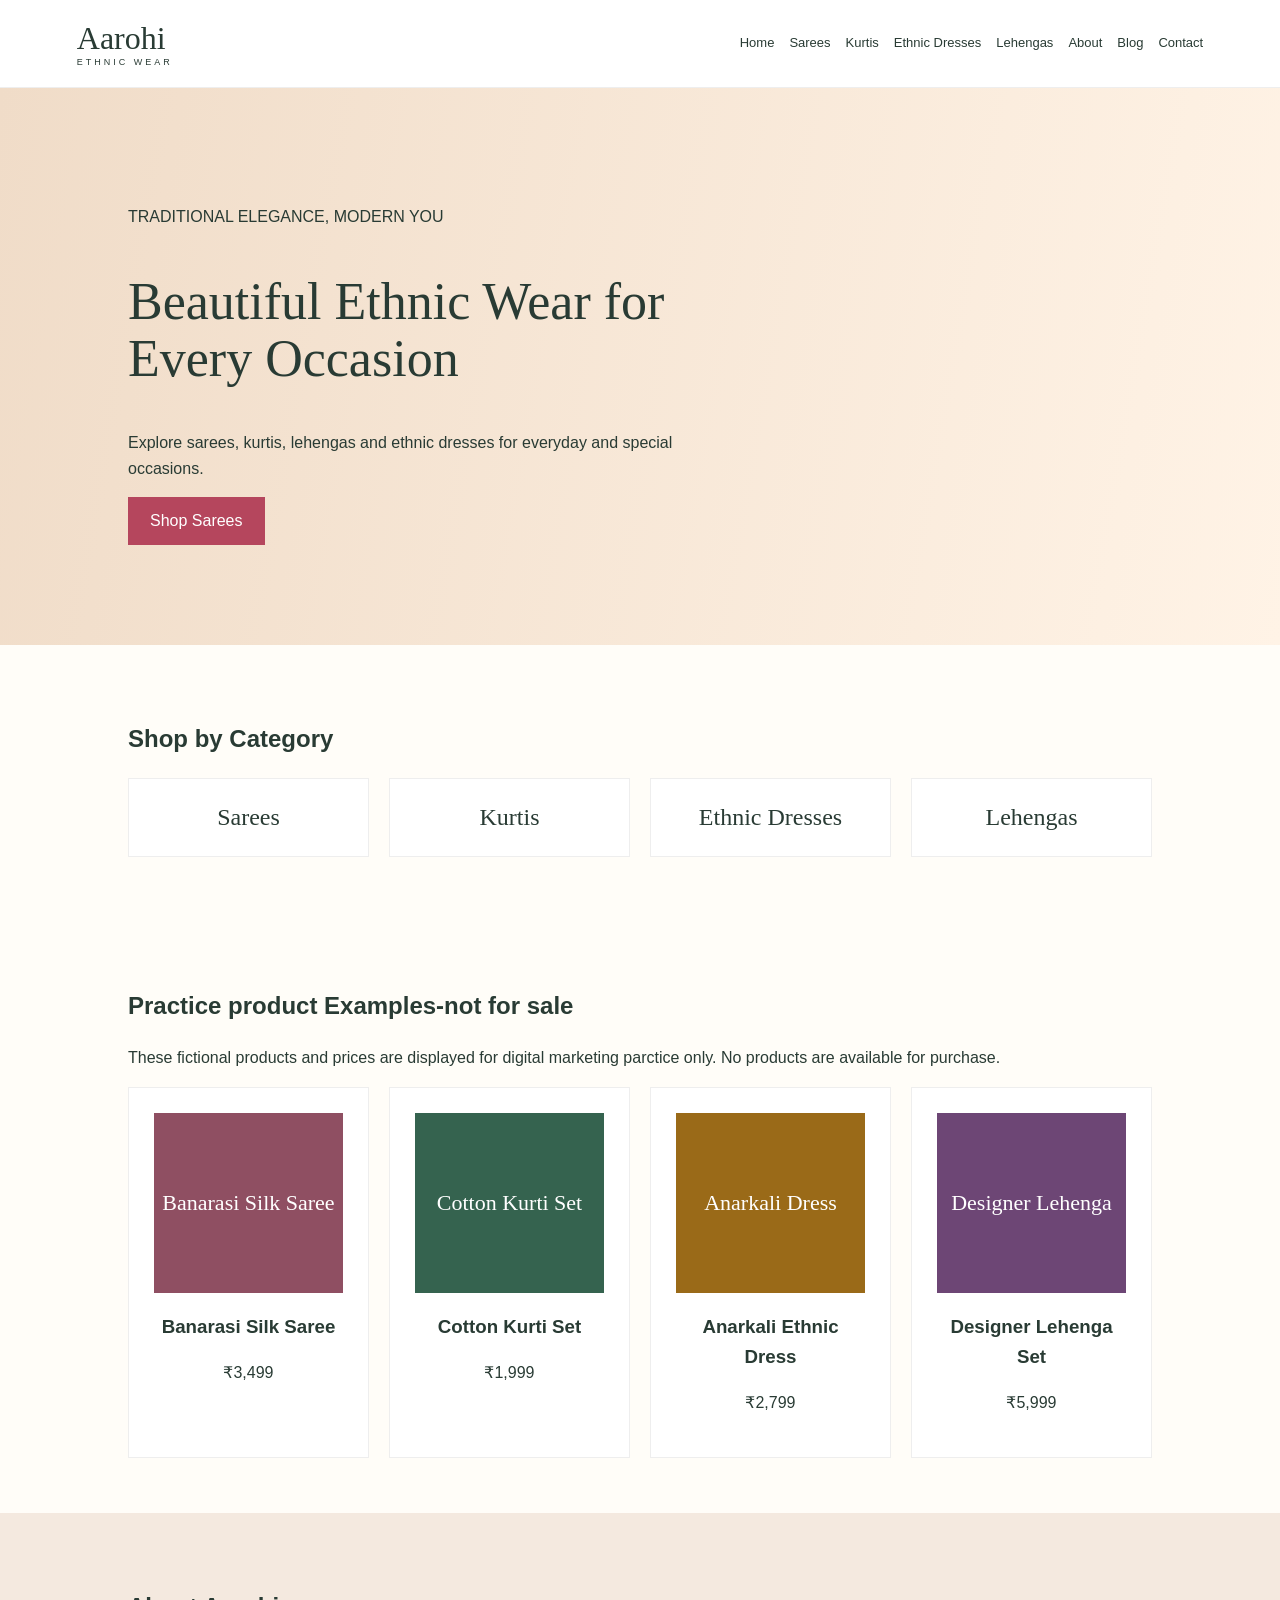
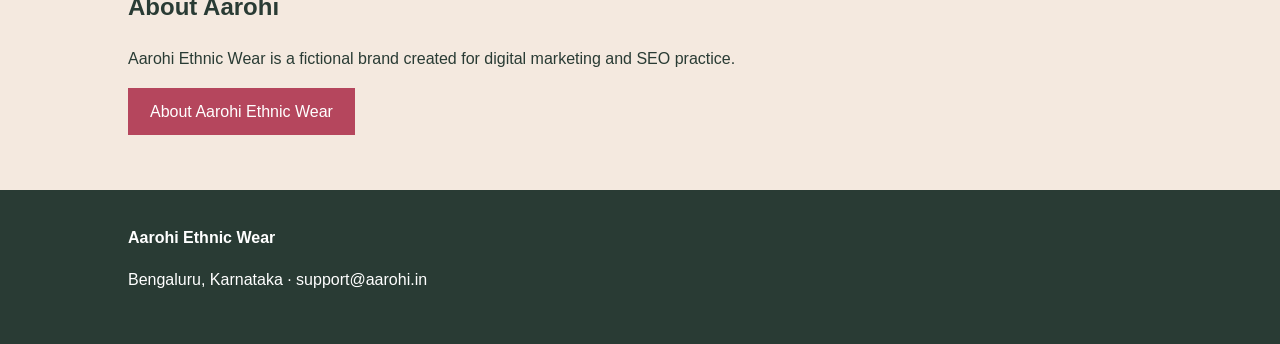
<file: index.html>
<!doctype html><html lang="en"><head>
 <meta charset="UTF-8">
<meta name="viewport" content="width=device-width,initial-scale=1">
 <!-- Google tag (gtag.js) -->
<script async src="https://www.googletagmanager.com/gtag/js?id=G-NXVKVWD22H"></script>
<script>
  window.dataLayer = window.dataLayer || [];
  function gtag(){dataLayer.push(arguments);}
  gtag('js', new Date());
 
  gtag('config', 'G-NXVKVWD22H');
</script><title>Aarohi Ethnic Wear | Women's Ethnic Wear in Bengaluru</title><meta name="description" content="Shop sarees, kurtis, ethnic dresses and lehengas at Aarohi Ethnic Wear in Bengaluru."><link rel="canonical" href="https://pramyashree444.github.io/aarohi-ethnic-wear/"><link rel="stylesheet" href="style.css"></head><body><header><div class="logo">Aarohi<small>ETHNIC WEAR</small></div><nav><a href="/aarohi-ethnic-wear/">Home</a><a href="sarees.html">Sarees</a><a href="kurtis.html">Kurtis</a><a href="dresses.html">Ethnic Dresses</a><a href="lehengas.html">Lehengas</a><a href="about.html">About</a><a href="blog.html">Blog</a><a href="contact.html">Contact</a></nav></header><main><section class="hero"><p>TRADITIONAL ELEGANCE, MODERN YOU</p><h1>Beautiful Ethnic Wear for Every Occasion</h1><p>Explore sarees, kurtis, lehengas and ethnic dresses for everyday and special occasions.</p><a class="button" href="sarees.html">Shop Sarees</a></section><section><h2>Shop by Category</h2><div class="grid"><a class="card" href="sarees.html">Sarees</a><a class="card" href="kurtis.html">Kurtis</a><a class="card" href="dresses.html">Ethnic Dresses</a><a class="card" href="lehengas.html">Lehengas</a></div></section><section><h2>Practice product Examples-not for sale</h2><p>These fictional products and prices are displayed for digital  marketing parctice only. No products are available for purchase.</p><div class="grid products"><article><div class="pic pink">Banarasi Silk Saree</div><h3>Banarasi Silk Saree</h3><p>₹3,499</p></article><article><div class="pic green">Cotton Kurti Set</div><h3>Cotton Kurti Set</h3><p>₹1,999</p></article><article><div class="pic yellow">Anarkali Dress</div><h3>Anarkali Ethnic Dress</h3><p>₹2,799</p></article><article><div class="pic purple">Designer Lehenga</div><h3>Designer Lehenga Set</h3><p>₹5,999</p></article></div></section><section class="about"><h2>About Aarohi</h2><p>Aarohi Ethnic Wear is a fictional brand created for digital marketing and SEO practice. </p><a class="button" href="about.html">About Aarohi Ethnic Wear</a></section></main><footer><strong>Aarohi Ethnic Wear</strong><p>Bengaluru, Karnataka · support@aarohi.in</p></footer></body></html>
</file>
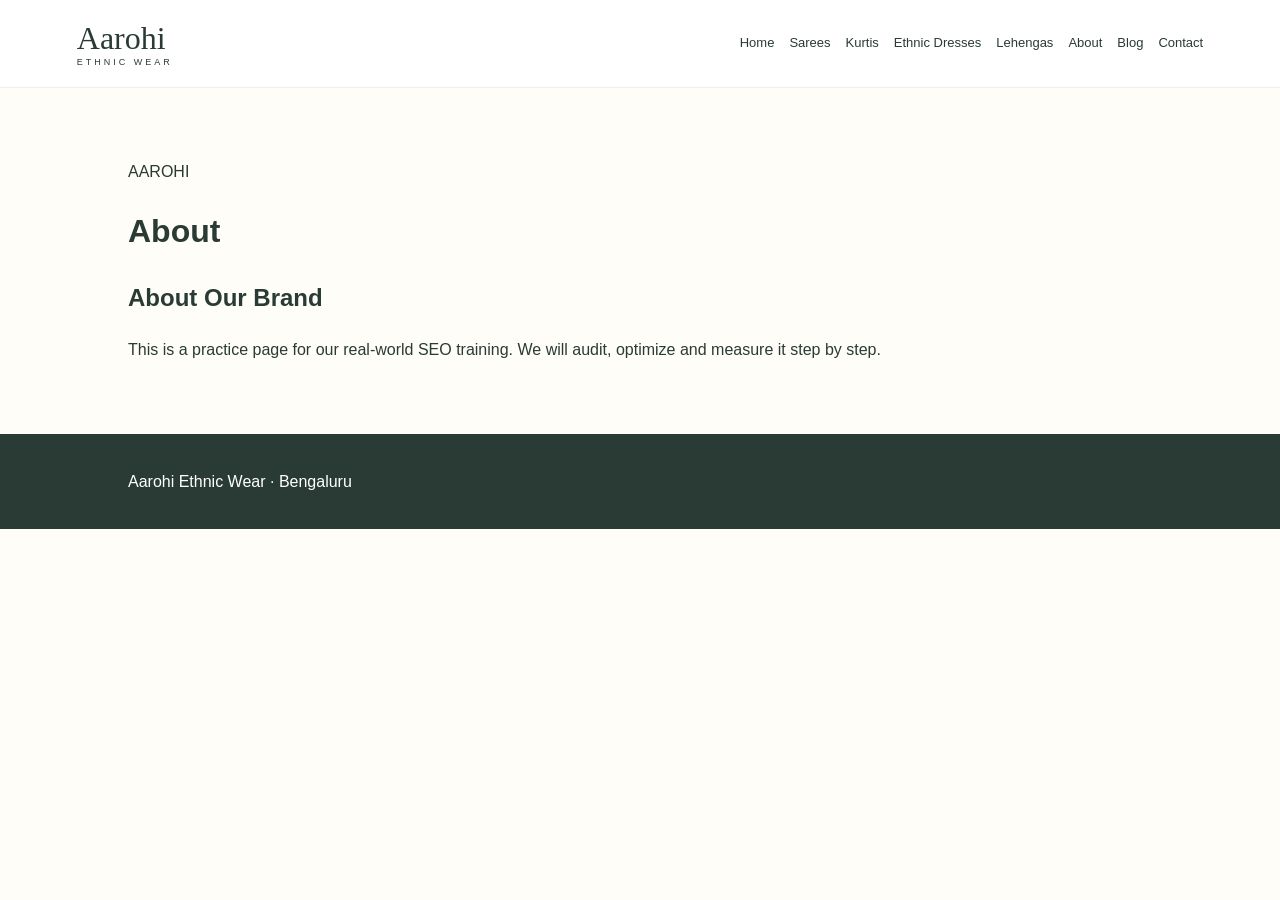
<file: about.html>
<!doctype html><html lang="en"><head>
  <!-- Google tag (gtag.js) -->
<script async src="https://www.googletagmanager.com/gtag/js?id=G-NXVKVWD22H"></script>
<script>
  window.dataLayer = window.dataLayer || [];
  function gtag(){dataLayer.push(arguments);}
  gtag('js', new Date());

  gtag('config', 'G-NXVKVWD22H');
</script><meta charset="UTF-8"><meta name="viewport" content="width=device-width,initial-scale=1"><title>About Aarohi Ethnic Wear | Bengaluru</title><meta name="description" content="Learn about at Aarohi Ethnic Wear in Bengaluru and explore our saree collections of sarees and traditional ethnic wear."><link rel="canonical" href="https://pramyashree444.github.io/aarohi-ethnic-wear/about.html"><link rel="stylesheet" href="style.css"></head><body><header><div class="logo">Aarohi<small>ETHNIC WEAR</small></div><nav><a href="/aarohi-ethnic-wear/">Home</a><a href="sarees.html">Sarees</a><a href="kurtis.html">Kurtis</a><a href="dresses.html">Ethnic Dresses</a><a href="lehengas.html">Lehengas</a><a href="about.html">About</a><a href="blog.html">Blog</a><a href="contact.html">Contact</a></nav></header><main class="page"><p>AAROHI</p><h1>About</h1> <h2>About Our Brand</h2><p>This is a practice page for our real-world SEO training. We will audit, optimize and measure it step by step.</p></main><footer>Aarohi Ethnic Wear · Bengaluru</footer></body></html>
</file>
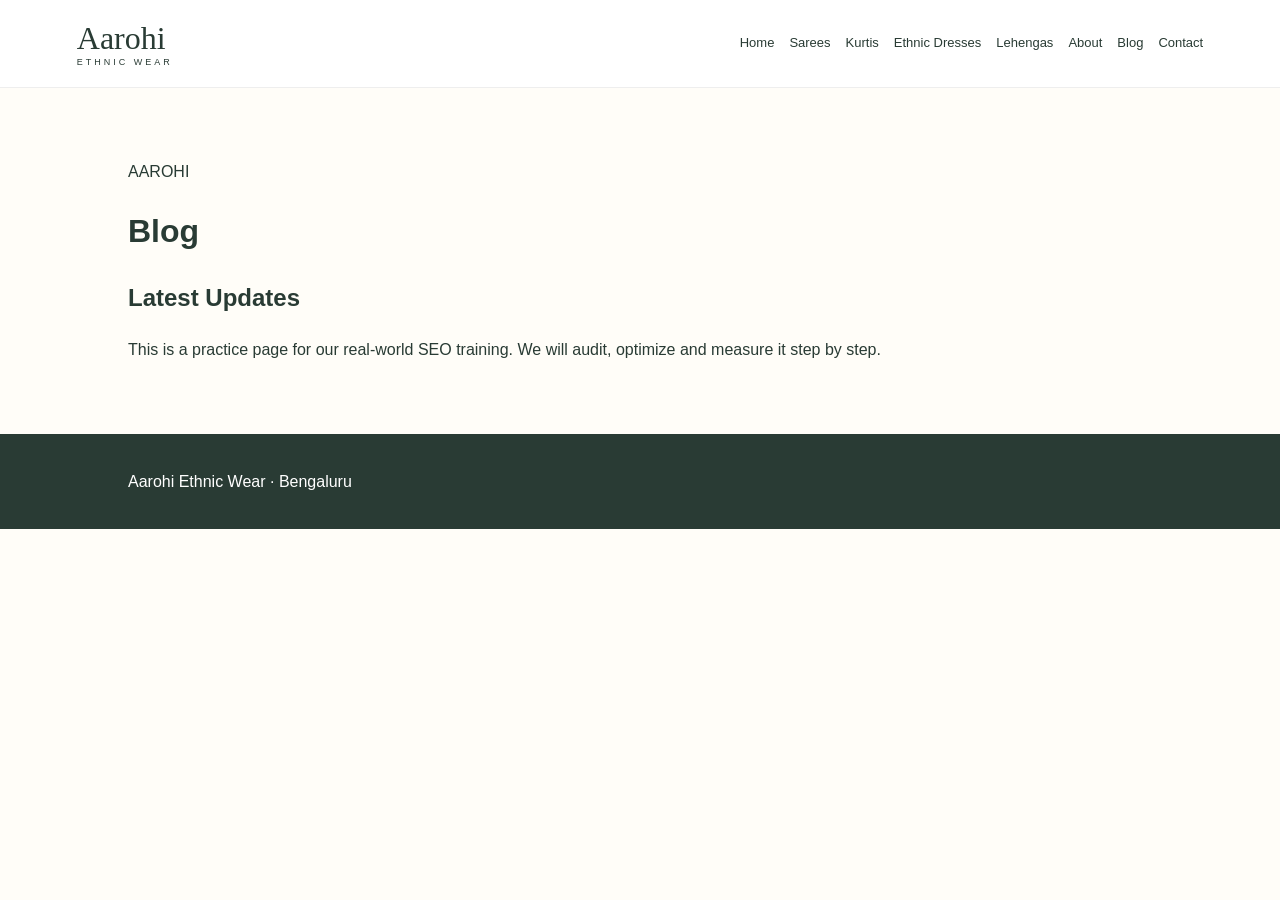
<file: blog.html>
<!doctype html><html lang="en"><head>
  <!-- Google tag (gtag.js) -->
<script async src="https://www.googletagmanager.com/gtag/js?id=G-NXVKVWD22H"></script>
<script>
  window.dataLayer = window.dataLayer || [];
  function gtag(){dataLayer.push(arguments);}
  gtag('js', new Date());

  gtag('config', 'G-NXVKVWD22H');
</script><meta charset="UTF-8"><meta name="viewport" content="width=device-width,initial-scale=1"><title>Saree & Ethnic Wear Blog | Aarohi</title><meta name="description" content="Explore blog at Aarohi Ethnic Wear in Bengaluru."><link rel="canonical" href="https://pramyashree444.github.io/aarohi-ethnic-wear/blog.html"><link rel="stylesheet" href="style.css"></head><body><header><div class="logo">Aarohi<small>ETHNIC WEAR</small></div><nav><a href="/aarohi-ethnic-wear/">Home</a><a href="sarees.html">Sarees</a><a href="kurtis.html">Kurtis</a><a href="dresses.html">Ethnic Dresses</a><a href="lehengas.html">Lehengas</a><a href="about.html">About</a><a href="blog.html">Blog</a><a href="contact.html">Contact</a></nav></header><main class="page"><p>AAROHI</p><h1>Blog</h1> <h2>Latest Updates</h2><p>This is a practice page for our real-world SEO training. We will audit, optimize and measure it step by step.</p></main><footer>Aarohi Ethnic Wear · Bengaluru</footer></body></html>
</file>
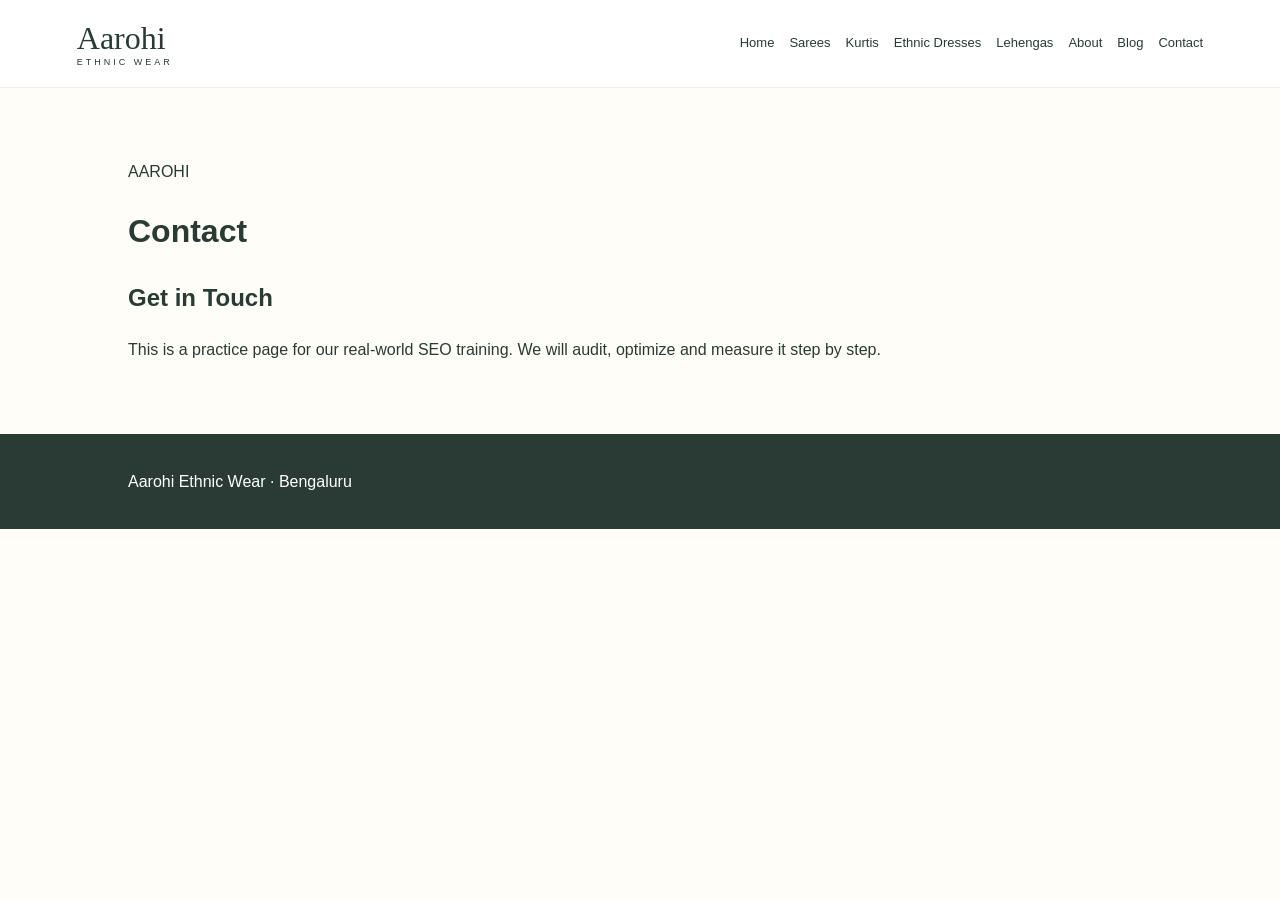
<file: contact.html>
<!doctype html><html lang="en"><head>
  <!-- Google tag (gtag.js) -->
<script async src="https://www.googletagmanager.com/gtag/js?id=G-NXVKVWD22H"></script>
<script>
  window.dataLayer = window.dataLayer || [];
  function gtag(){dataLayer.push(arguments);}
  gtag('js', new Date());

  gtag('config', 'G-NXVKVWD22H');
</script><meta charset="UTF-8"><meta name="viewport" content="width=device-width,initial-scale=1"><title>Contact Aarohi Ethnic Wear | Bengaluru</title><meta name="description" content="Contact Aarohi Ethnic Wear in Bengaluru for enquiries about our sarees, ethnic wear collections and customer support."><link rel="canonical" href="https://pramyashree444.github.io/aarohi-ethnic-wear/contact.html"><link rel="stylesheet" href="style.css"></head><body><header><div class="logo">Aarohi<small>ETHNIC WEAR</small></div><nav><a href="/aarohi-ethnic-wear/">Home</a><a href="sarees.html">Sarees</a><a href="kurtis.html">Kurtis</a><a href="dresses.html">Ethnic Dresses</a><a href="lehengas.html">Lehengas</a><a href="about.html">About</a><a href="blog.html">Blog</a><a href="contact.html">Contact</a></nav></header><main class="page"><p>AAROHI</p><h1>Contact</h1> <h2>Get in Touch</h2><p>This is a practice page for our real-world SEO training. We will audit, optimize and measure it step by step.</p></main><footer>Aarohi Ethnic Wear · Bengaluru</footer></body></html>
</file>
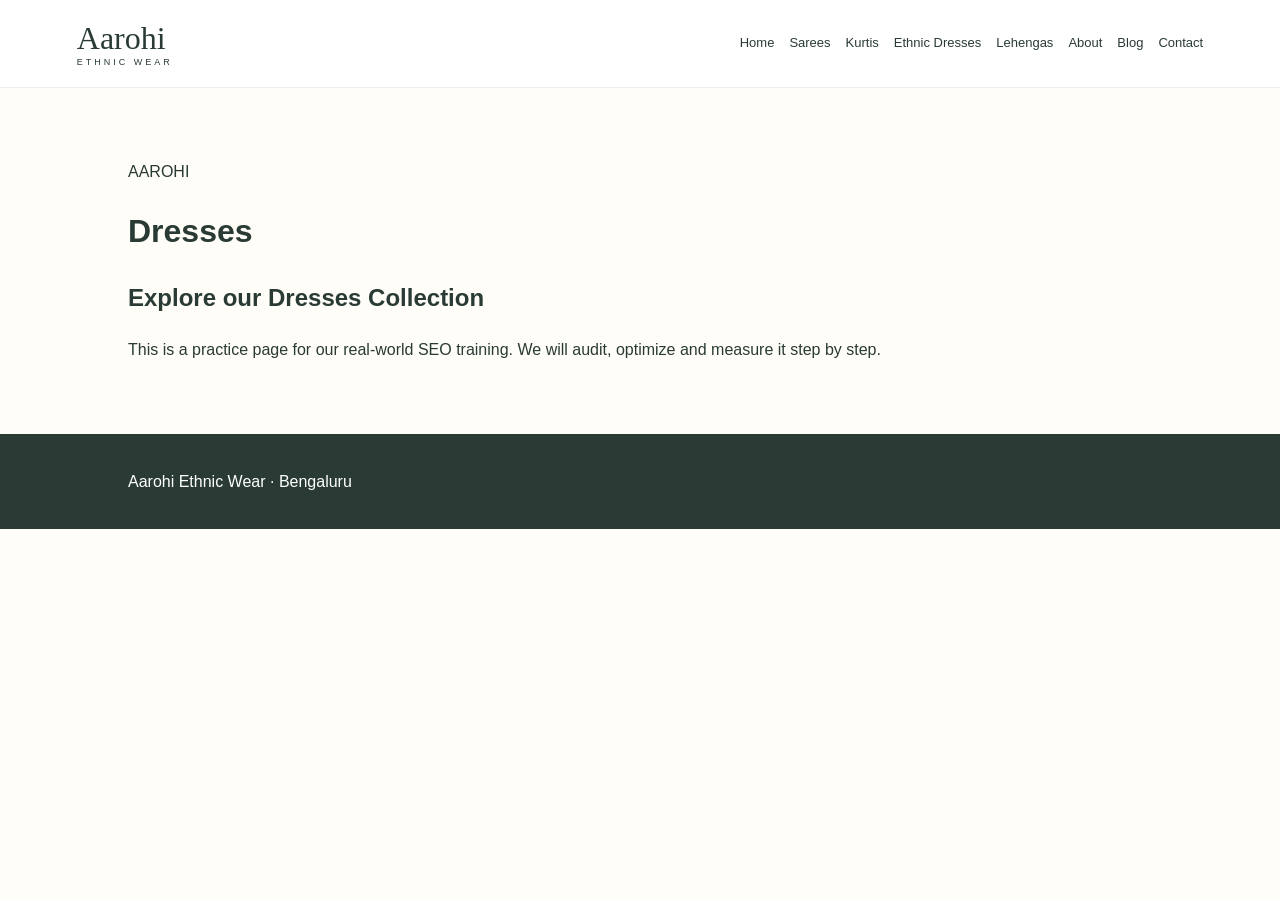
<file: dresses.html>
<!doctype html><html lang="en"><head>
 <!-- Google tag (gtag.js) -->
<script async src="https://www.googletagmanager.com/gtag/js?id=G-NXVKVWD22H"></script>
<script>
  window.dataLayer = window.dataLayer || [];
  function gtag(){dataLayer.push(arguments);}
  gtag('js', new Date());

  gtag('config', 'G-NXVKVWD22H');
</script><meta charset="UTF-8"><meta name="viewport" content="width=device-width,initial-scale=1"><title>Ethnic Dresses in Bengaluru | Aarohi Ethnic Wear</title><meta name="description" content="Explore elegant ethnic dresses for festive occasions and everyday wear at Aarohi Ethnic Wear in Bengaluru."><link rel="canonical" href="https://pramyashree444.github.io/aarohi-ethnic-wear/dresses.html"><link rel="stylesheet" href="style.css"></head><body><header><div class="logo">Aarohi<small>ETHNIC WEAR</small></div><nav><a href="/aarohi-ethnic-wear/">Home</a><a href="sarees.html">Sarees</a><a href="kurtis.html">Kurtis</a><a href="dresses.html">Ethnic Dresses</a><a href="lehengas.html">Lehengas</a><a href="about.html">About</a><a href="blog.html">Blog</a><a href="contact.html">Contact</a></nav></header><main class="page"><p>AAROHI</p><h1>Dresses</h1> <h2>Explore our Dresses Collection</h2><p>This is a practice page for our real-world SEO training. We will audit, optimize and measure it step by step.</p></main><footer>Aarohi Ethnic Wear · Bengaluru</footer></body></html>
</file>
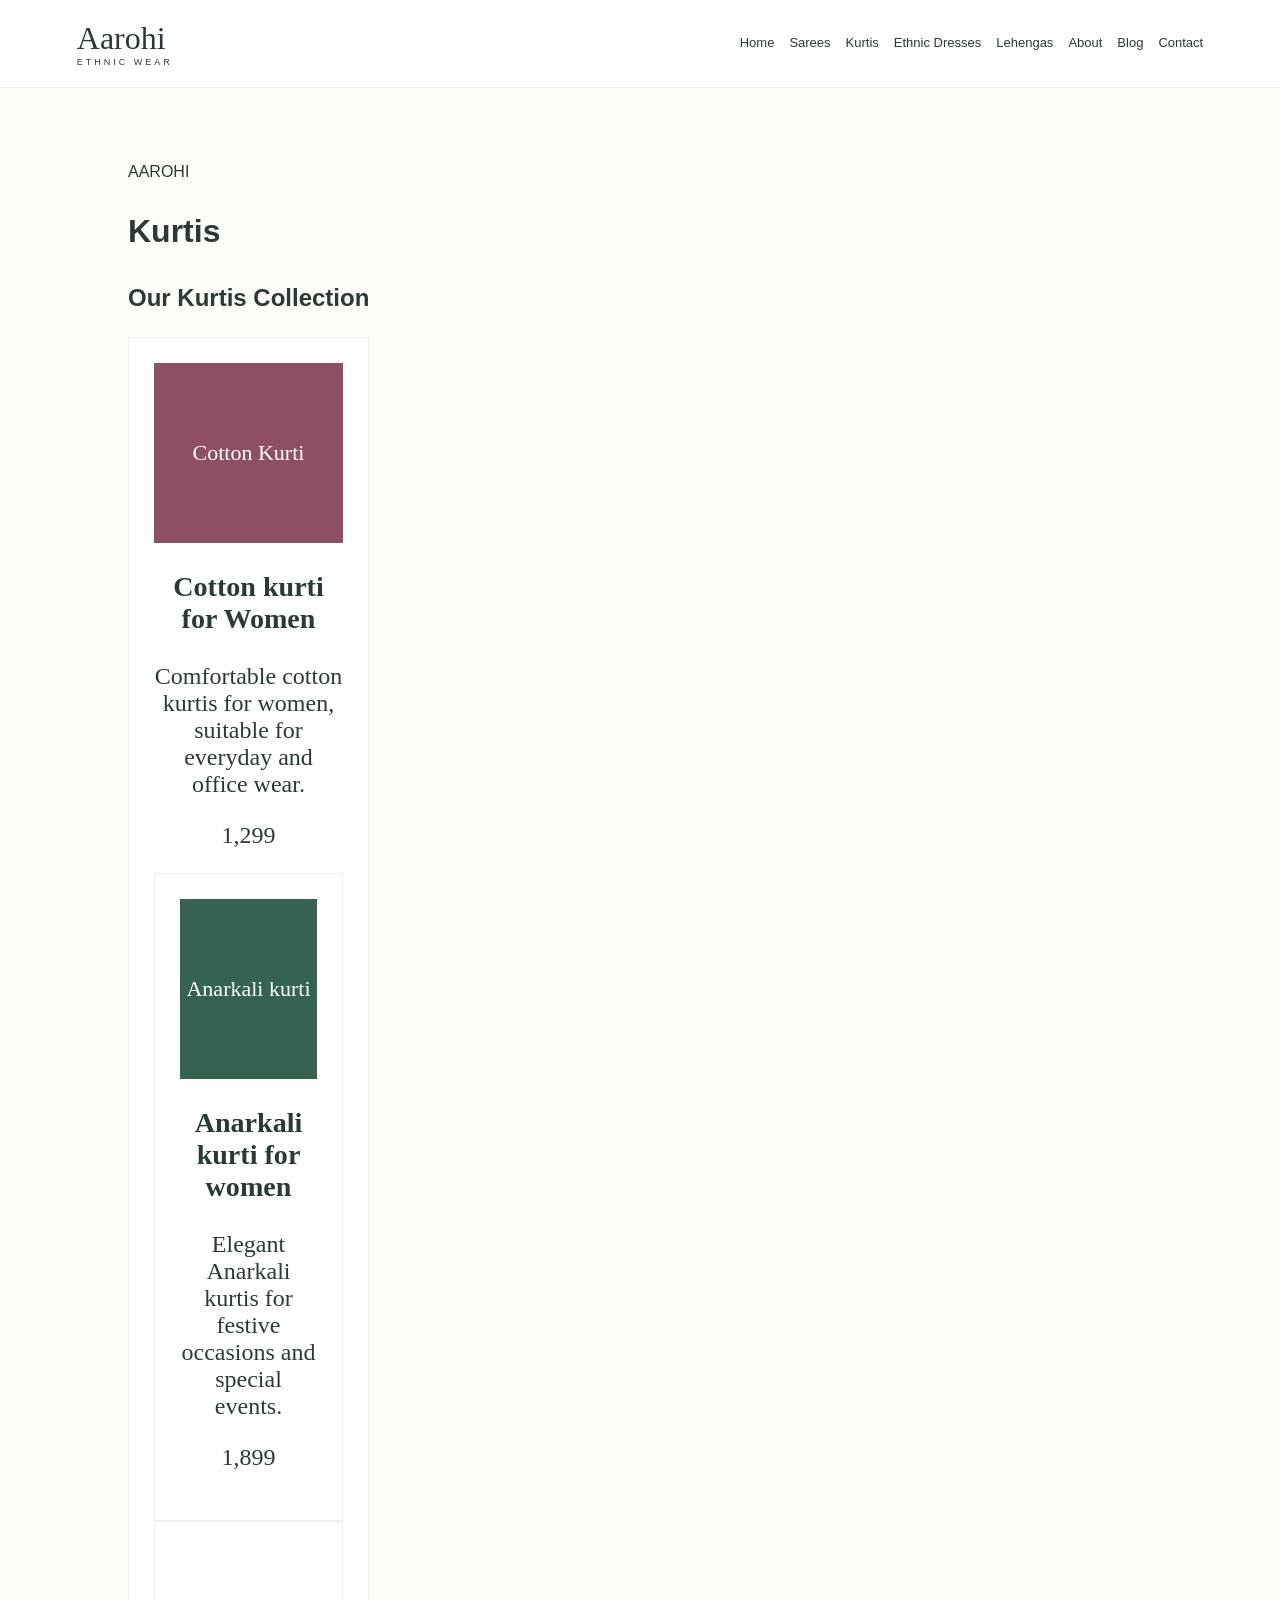
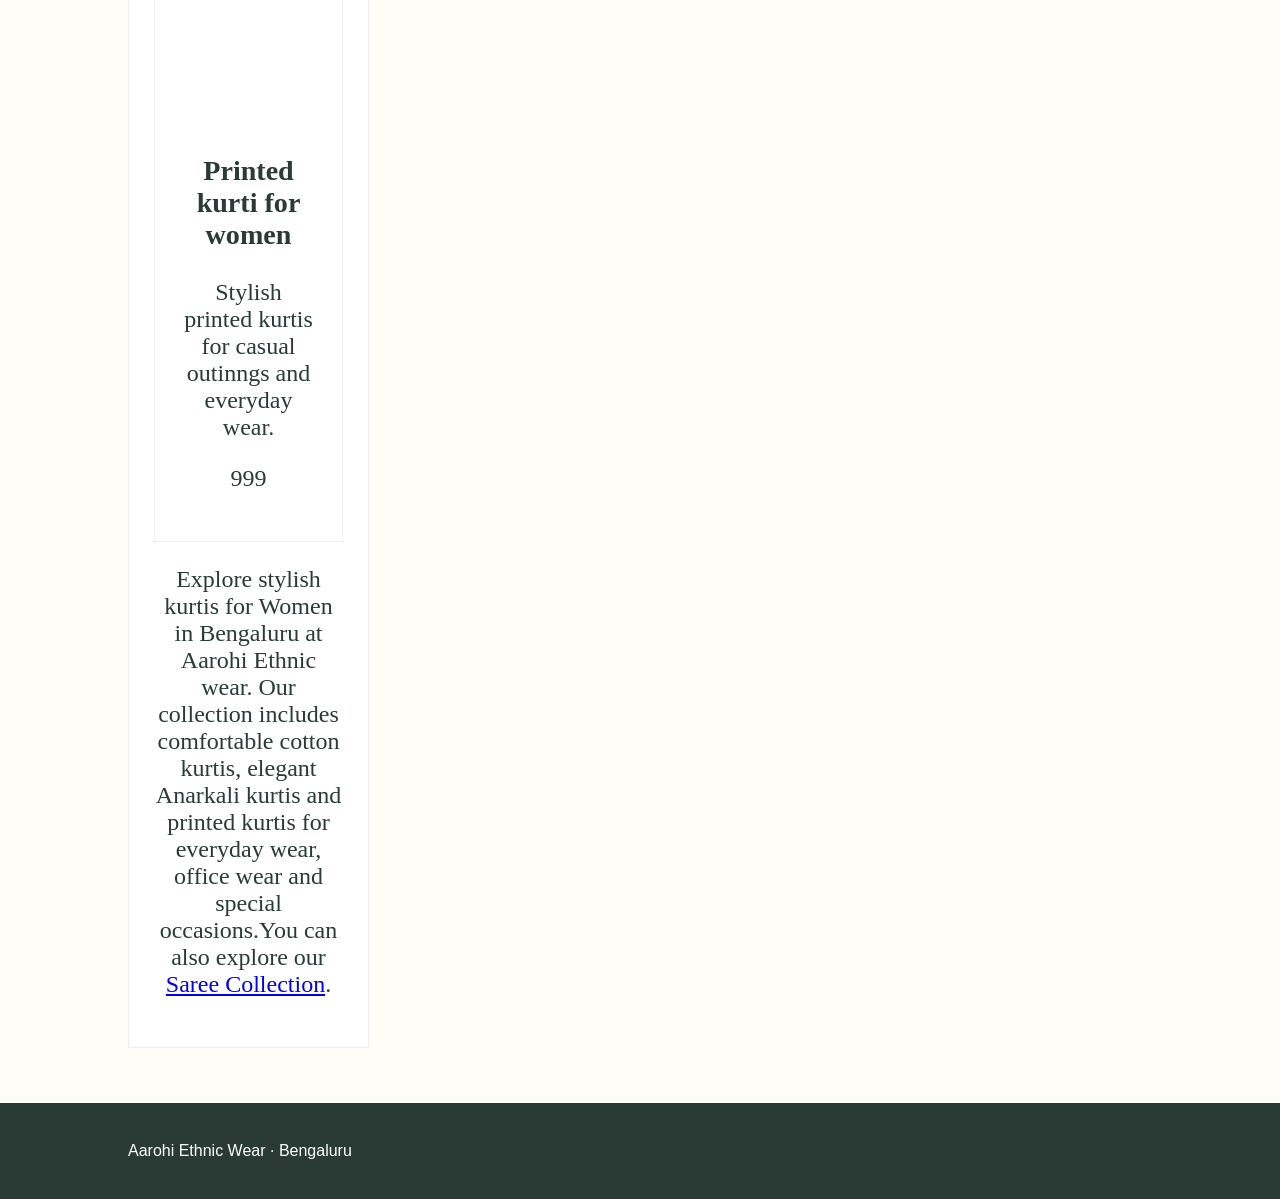
<file: kurtis.html>
<!doctype html><html lang="en"><head>
  <!-- Google tag (gtag.js) -->
<script async src="https://www.googletagmanager.com/gtag/js?id=G-NXVKVWD22H"></script>
<script>
  window.dataLayer = window.dataLayer || [];
  function gtag(){dataLayer.push(arguments);}
  gtag('js', new Date());

  gtag('config', 'G-NXVKVWD22H');
</script><meta charset="UTF-8"><meta name="viewport" content="width=device-width,initial-scale=1"><title>Kurtis for Women in Bengaluru | Aarohi Ethnic Wear</title><meta name="description" content="Shop stylish kurtis for women in Bengaluru at Aarohi Ethnic Wear, with options for everyday wear, office wear and special occasions."><link rel="canonical" href="https://pramyashree444.github.io/aarohi-ethnic-wear/kurtis.html"><link rel="stylesheet" href="style.css"></head><body><header><div class="logo">Aarohi<small>ETHNIC WEAR</small></div><nav><a href="/aarohi-ethnic-wear/">Home</a><a href="sarees.html">Sarees</a><a href="kurtis.html">Kurtis</a><a href="dresses.html">Ethnic Dresses</a><a href="lehengas.html">Lehengas</a><a href="about.html">About</a><a href="blog.html">Blog</a><a href="contact.html">Contact</a></nav></header><main class="page"><p>AAROHI</p><h1>Kurtis</h1>
<h2>Our Kurtis Collection</h2><div class="grid products"><div class="card"><div class="pic pink">Cotton Kurti</div><h3>Cotton kurti for Women</h3><p>Comfortable cotton kurtis for women, suitable for everyday and office wear.</p><p>1,299</p><div><div class="card"><div class="pic green">Anarkali kurti</div><h3>Anarkali kurti for women</h3><p>Elegant Anarkali kurtis for festive occasions and special events.</p><p>1,899</p></div><div class="card"><div class="pic blue">Printed kurti</div><h3>Printed kurti for women</h3><p>Stylish printed kurtis for casual outinngs and everyday wear.</p><p>999</p></div></div></p><p>Explore stylish kurtis for Women in Bengaluru at Aarohi Ethnic wear. Our collection includes comfortable cotton kurtis, elegant Anarkali kurtis and printed kurtis for everyday wear, office wear and special occasions.You can also explore our <a href="sarees.html">Saree Collection</a>.</p></main><footer>Aarohi Ethnic Wear · Bengaluru</footer></body></html>
</file>
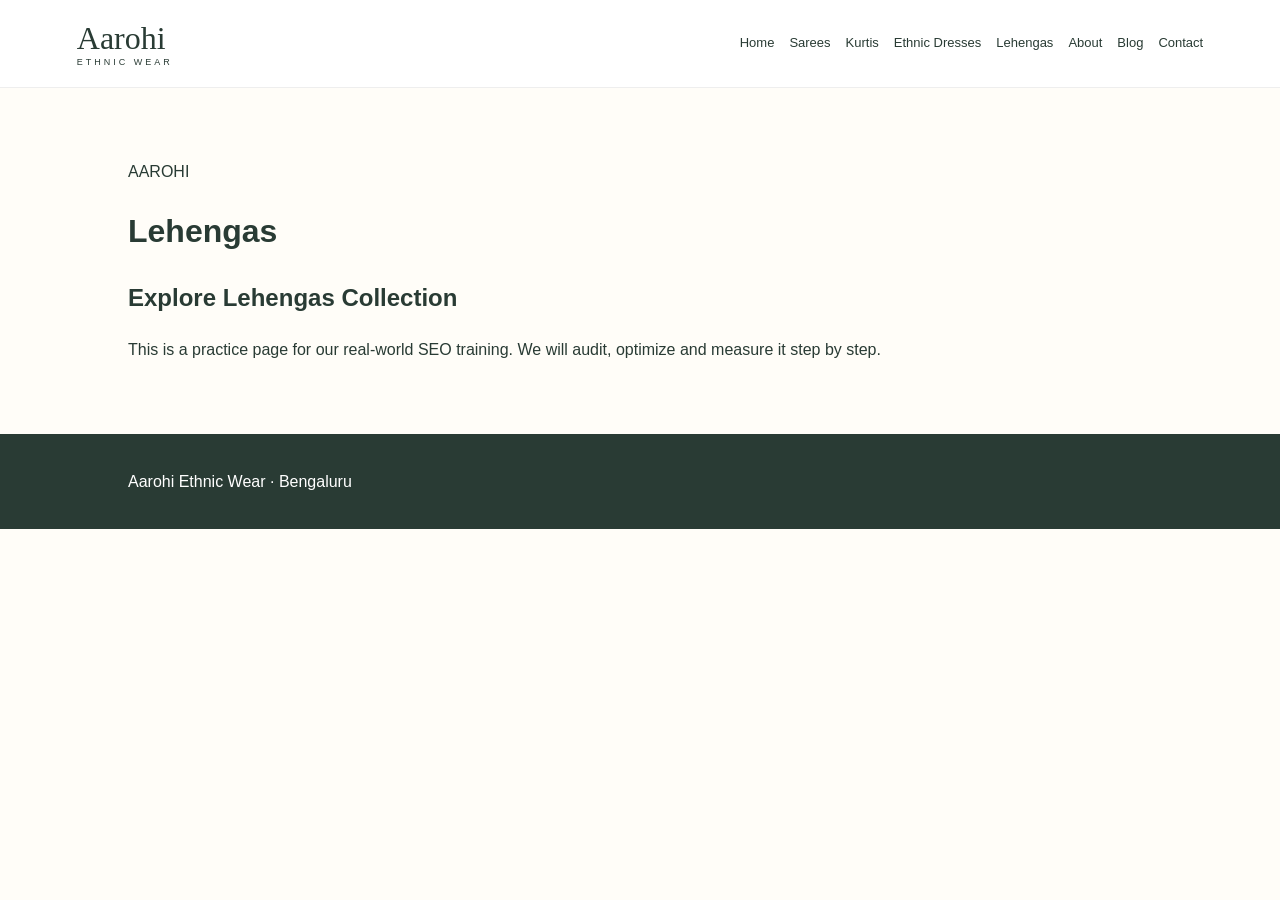
<file: lehengas.html>
<!doctype html><html lang="en"><head>
  <!-- Google tag (gtag.js) -->
<script async src="https://www.googletagmanager.com/gtag/js?id=G-NXVKVWD22H"></script>
<script>
  window.dataLayer = window.dataLayer || [];
  function gtag(){dataLayer.push(arguments);}
  gtag('js', new Date());

  gtag('config', 'G-NXVKVWD22H');
</script><meta charset="UTF-8"><meta name="viewport" content="width=device-width,initial-scale=1"><title>Lehengas in bengaluru | Aarohi Ethnic Wear</title><meta name="description" content="Explore elegant lehengas for weddings, festivals and special occasions at Aarohi Ethnic Wear in Bengaluru."><link rel="canonical" href="https://pramyashree444.github.io/aarohi-ethnic-wear/lehengas.html"><link rel="stylesheet" href="style.css"></head><body><header><div class="logo">Aarohi<small>ETHNIC WEAR</small></div><nav><a href="/aarohi-ethnic-wear/">Home</a><a href="sarees.html">Sarees</a><a href="kurtis.html">Kurtis</a><a href="dresses.html">Ethnic Dresses</a><a href="lehengas.html">Lehengas</a><a href="about.html">About</a><a href="blog.html">Blog</a><a href="contact.html">Contact</a></nav></header><main class="page"><p>AAROHI</p><h1>Lehengas</h1> <h2>Explore Lehengas Collection</h2><p>This is a practice page for our real-world SEO training. We will audit, optimize and measure it step by step.</p></main><footer>Aarohi Ethnic Wear · Bengaluru</footer></body></html>
</file>
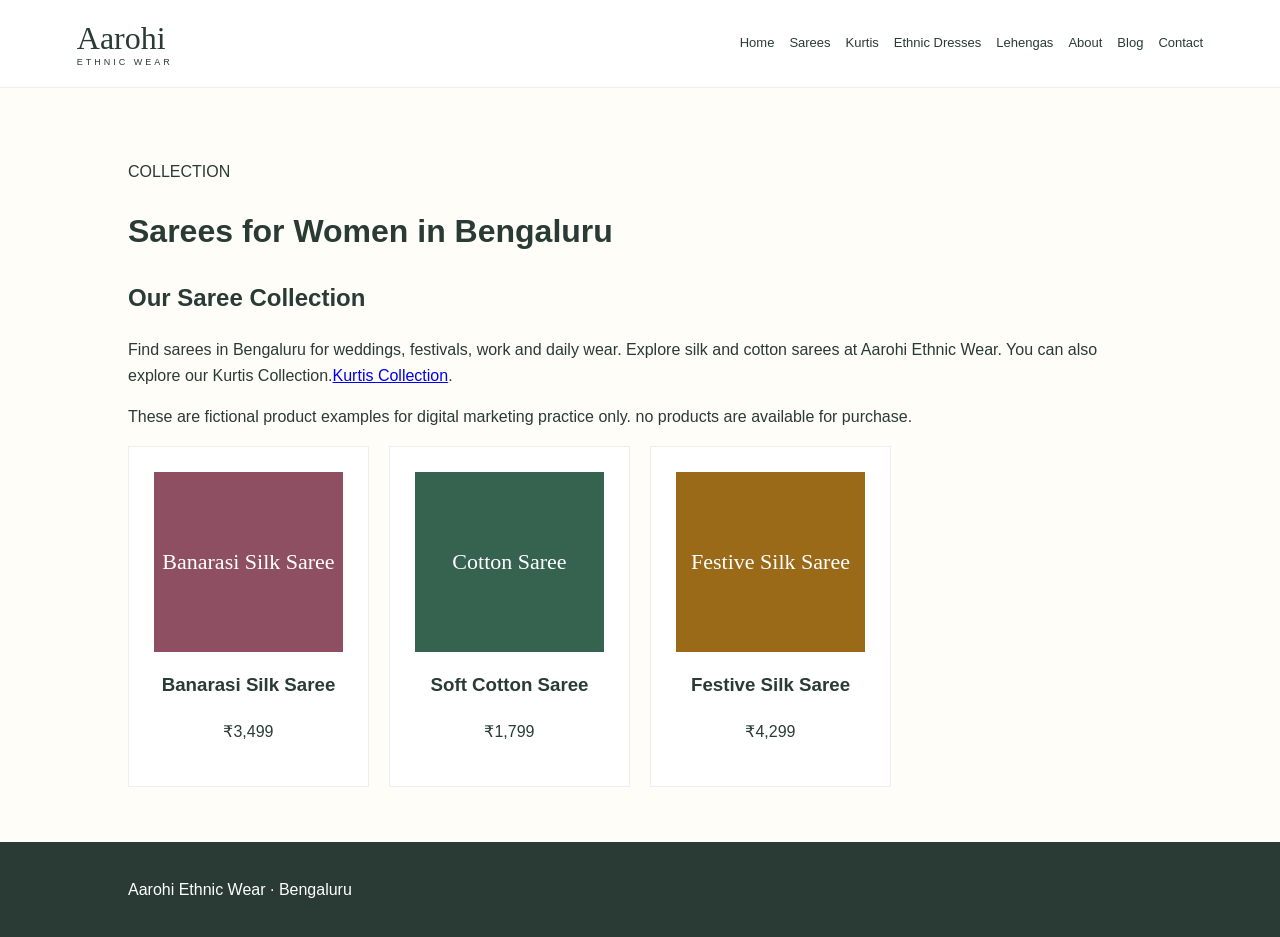
<file: sarees.html>
<!doctype html><html lang="en"><head>
  <!-- Google tag (gtag.js) -->
<script async src="https://www.googletagmanager.com/gtag/js?id=G-NXVKVWD22H"></script>
<script>
  window.dataLayer = window.dataLayer || [];
  function gtag(){dataLayer.push(arguments);}
  gtag('js', new Date());

  gtag('config', 'G-NXVKVWD22H');
</script><meta charset="UTF-8"><meta name="viewport" content="width=device-width,initial-scale=1"><title>Sarees for Women in Bengaluru | Aarohi Ethnic Wear</title><meta name="description" content="Shop silk and cotton sarees for women in Bengaluru at Aarohi Ethnic Wear, with elegant options for weddings, festivals, office wear and everyday occasions."><link rel="stylesheet" href="style.css"><link rel="canonical" href="https://pramyashree444.github.io/aarohi-ethnic-wear/sarees.html"></head><body><header><div class="logo">Aarohi<small>ETHNIC WEAR</small></div><nav><a href="/aarohi-ethnic-wear/">Home</a><a href="sarees.html">Sarees</a><a href="kurtis.html">Kurtis</a><a href="dresses.html">Ethnic Dresses</a><a href="lehengas.html">Lehengas</a><a href="about.html">About</a><a href="blog.html">Blog</a><a href="contact.html">Contact</a></nav></header><main class="page"><p>COLLECTION</p>
<h1>Sarees for Women in Bengaluru</h1><h2>Our Saree Collection</h2>Find sarees in Bengaluru for weddings, festivals, work and daily wear. Explore silk and cotton sarees at Aarohi Ethnic Wear. You can also explore our Kurtis Collection.<a href="kurtis.html">Kurtis Collection</a>.</p><p>These are fictional product examples for digital marketing practice only. no products are available for purchase.</p><div class="grid products"><article><div class="pic pink">Banarasi Silk Saree</div><h3>Banarasi Silk Saree</h3><p>₹3,499</p></article><article><div class="pic green">Cotton Saree</div><h3>Soft Cotton Saree</h3><p>₹1,799</p></article><article><div class="pic yellow">Festive Silk Saree</div><h3>Festive Silk Saree</h3><p>₹4,299</p></article></div></main><footer>Aarohi Ethnic Wear · Bengaluru</footer></body></html>
</file>
<file: style.css>
*{box-sizing:border-box}body{margin:0;font-family:Arial,sans-serif;color:#293b34;background:#fffdf8;line-height:1.6}header{padding:20px 6%;background:#fff;display:flex;align-items:center;justify-content:space-between;gap:20px;border-bottom:1px solid #eee}.logo{font:32px Georgia,serif}.logo small{display:block;font:9px Arial;letter-spacing:3px;text-align:center}nav{display:flex;gap:15px;flex-wrap:wrap}nav a{color:#293b34;text-decoration:none;font-size:13px}.hero{padding:100px 10%;background:linear-gradient(100deg,#f0dcc8,#fff3e6);min-height:430px}.hero h1{font:52px Georgia,serif;max-width:600px;line-height:1.1}.hero p{max-width:600px}.button{display:inline-block;background:#b5465d;color:#fff;padding:11px 22px;text-decoration:none;border:0}section,.page{padding:55px 10%}.grid{display:grid;grid-template-columns:repeat(4,1fr);gap:20px}.card,.products article,.article{background:#fff;border:1px solid #eee;padding:25px;text-align:center}.card{text-decoration:none;color:#293b34;font:24px Georgia,serif}.pic{height:180px;display:flex;align-items:center;justify-content:center;color:#fff;font:22px Georgia,serif}.pink{background:#8f4f62}.green{background:#35634f}.yellow{background:#9a6a18}.purple{background:#6d4675}.about{background:#f4e9df}form{max-width:600px;display:grid;gap:15px}label{display:grid;gap:5px}input,textarea{padding:12px;border:1px solid #ccc}textarea{height:130px}footer{background:#293b34;color:#fff;padding:35px 10%}@media(max-width:800px){header{flex-direction:column}.grid{grid-template-columns:1fr 1fr}.hero h1{font-size:40px}}
</file>
